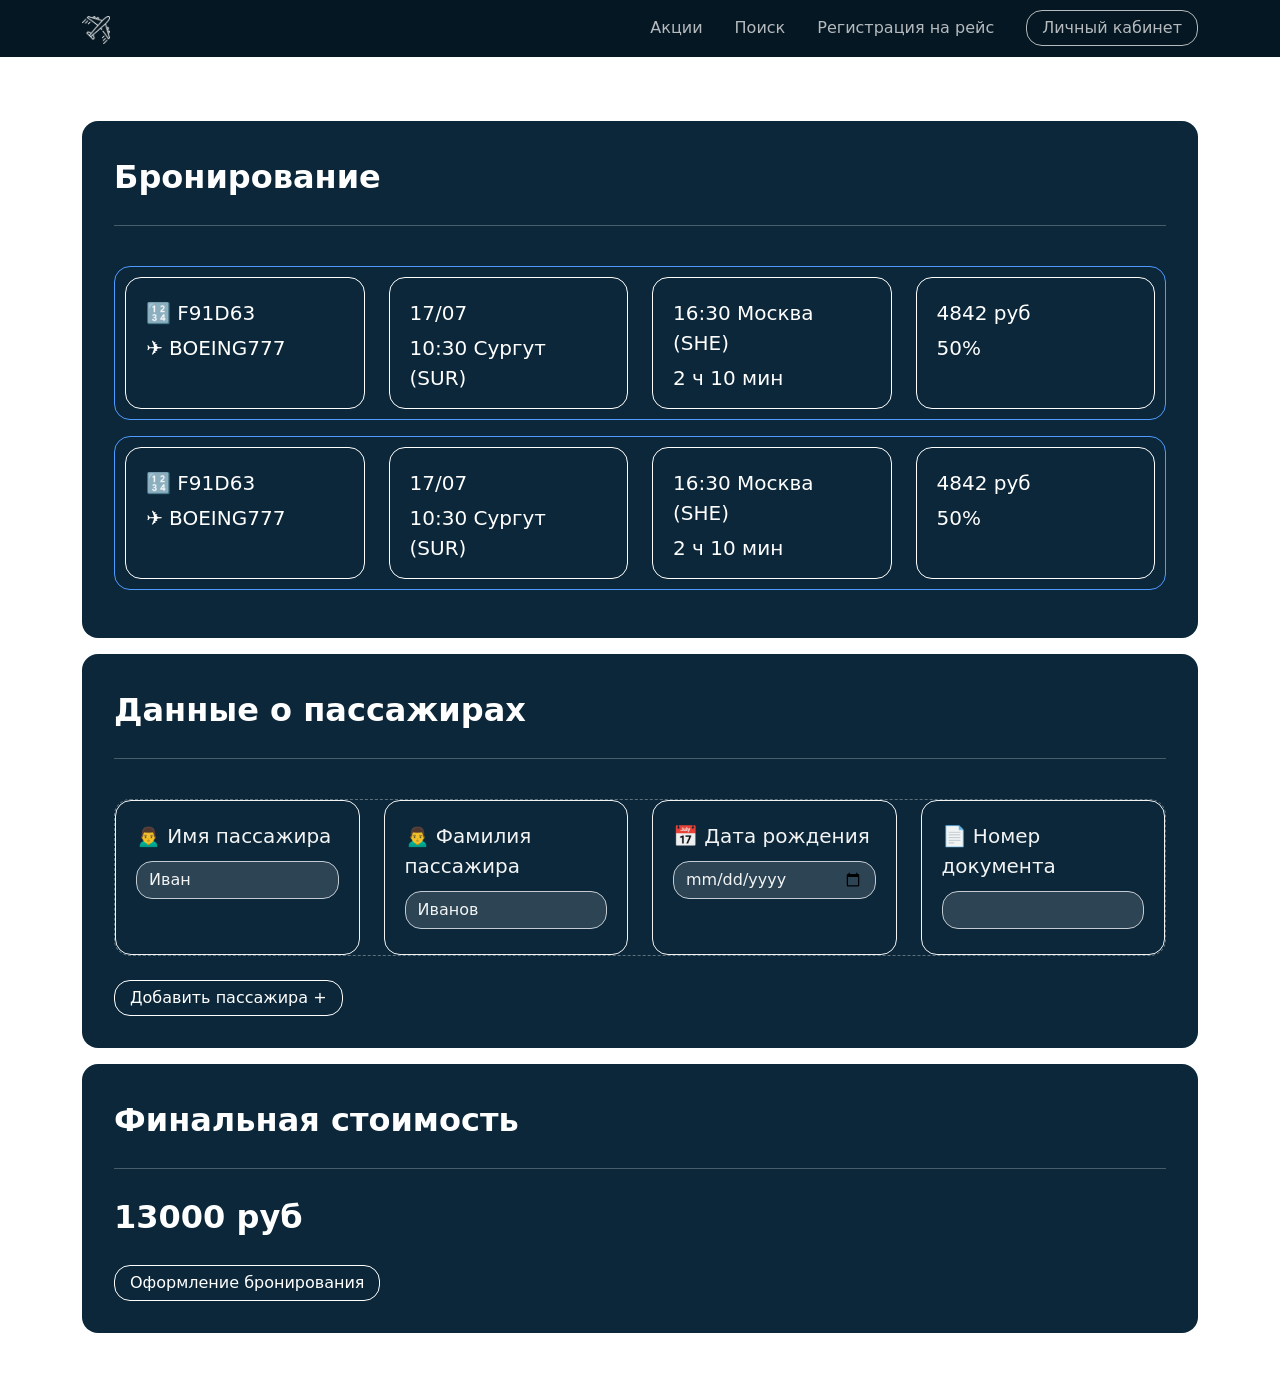
<file: booking.html>
<!DOCTYPE html>
<html lang="en">
<head>
    <meta charset="UTF-8">
    <meta http-equiv="X-UA-Compatible" content="IE=edge">
    <meta name="viewport" content="width=device-width, initial-scale=1.0">
    <title>Flightpool</title>
    <link rel="stylesheet" href="./assets/css/bootstrap.min.css">
    <link rel="stylesheet" href="./assets/css/style.css">
</head>
<body>

        <nav class="navbar bg-d px-3 py-2 ms-0 d-flex align-items-center">
            <div class="container">
                <a href="index.html" class="navbar-brand">

                    <img src="./assets/img/airplane.png" alt="logo">


            </a>
            <div class="navbar-menu ms-auto d-flex justify-content-end align-items-center">
                <a href="index.html#promo" class="navbar-link mx-3">Акции</a>
                <a href="index.html#search" class="navbar-link mx-3">Поиск</a>
                <a href="index.html" class="navbar-link mx-3">Регистрация на рейс</a>
                <a href="#" class="navbar-link mx-3 me-0 btn b-radius px-2 ">Личный кабинет</a>
            </div>
            </div>
        </nav>


        <main class="booking py-5">
            <div class="container">
                
                <div class="booking-wrapper">
                    <div class="title">Бронирование</div>
                    <hr>
                    <div class="booking-content pt-4">
                        <div class="flight active flight-top " onclick="">
                            <div class="row">
                                <div class="col-md-3 ">
                                    <div class="flight-info flight-dash flight-column">
                                        <p class="flight-number tip">
                                            🔢 F91D63
                                            <span>Номер рейса </span>
                                        </p>
                                        <p class="flight-plane tip">
                                            ✈ BOEING777
                                            <span>Город вылета </span>
                                        </p>
                                    </div>
                                    
                                </div>
                                <div class="col-md-3 ">
                                    <div class="flight-out flight-dash flight-column">
                                        <p class="flight-date tip">
                                            17/07
                                            <span>Дата вылета</span>
                                        </p>
                                        <p class="flight-time tip">
                                            10:30 Сургут (SUR)
                                            <span>Время вылета</span>
                                        </p>
                                    </div>
                                    
                                </div>
                                <div class="col-md-3 ">
                                    <div class="flight-in flight-dash flight-column">
                                        <p class="flight-time tip">
                                            16:30 Москва (SHE)
                                            <span>Время прилета</span>
                                        </p>
                                        <p class="flight-time tip">
                                            2 ч 10 мин
                                            <span>Время в пути</span>
                                        </p>
                                    </div>
                                    
                                </div>
                                <div class="col-md-3 ">
                                    <div class="flight-all flight-dash flight-column">
                                        <p class="flight-cost tip">
                                            4842 руб
                                            <span>Стоимость</span>
                                        </p>
                                        <p class="flight-cost tip">
                                            50%
                                            <span>Вероятность вылета</span>
                                        </p>
                                    </div>
                                    
                                    
                                </div>
                            </div>
                            
                        </div>
                        <div class="flight active flight-top " onclick="">
                            <div class="row">
                                <div class="col-md-3 ">
                                    <div class="flight-info flight-dash flight-column">
                                        <p class="flight-number tip">
                                            🔢 F91D63
                                            <span>Номер рейса </span>
                                        </p>
                                        <p class="flight-plane tip">
                                            ✈ BOEING777
                                            <span>Город вылета </span>
                                        </p>
                                    </div>
                                    
                                </div>
                                <div class="col-md-3 ">
                                    <div class="flight-out flight-dash flight-column">
                                        <p class="flight-date tip">
                                            17/07
                                            <span>Дата вылета</span>
                                        </p>
                                        <p class="flight-time tip">
                                            10:30 Сургут (SUR)
                                            <span>Время вылета</span>
                                        </p>
                                    </div>
                                    
                                </div>
                                <div class="col-md-3 ">
                                    <div class="flight-in flight-dash flight-column">
                                        <p class="flight-time tip">
                                            16:30 Москва (SHE)
                                            <span>Время прилета</span>
                                        </p>
                                        <p class="flight-time tip">
                                            2 ч 10 мин
                                            <span>Время в пути</span>
                                        </p>
                                    </div>
                                    
                                </div>
                                <div class="col-md-3 ">
                                    <div class="flight-all flight-dash flight-column">
                                        <p class="flight-cost tip">
                                            4842 руб
                                            <span>Стоимость</span>
                                        </p>
                                        <p class="flight-cost tip">
                                            50%
                                            <span>Вероятность вылета</span>
                                        </p>
                                    </div>
                                    
                                    
                                </div>
                            </div>
                            
                        </div>
                        
                        
                        
                        
                    </div>
                    
                </div>
                <div class="booking-wrapper">
                    <div class="title">Данные о пассажирах</div>
                    <hr>
                    <div class="booking-content pt-4">
                        <div class="flight  flight-top passanger" >
                            <div class="row">
                                <div class="col-md-3 ">
                                    <div class="flight-info flight-dash flight-column">
                                        <p class="flight-number tip">
                                            🙍‍♂️ Имя пассажира
                                        </p>
                                        <p class="flight-plane tip">
                                            <input type="text" class=" form-control search-input" placeholder="Иван">
                                        </p>
                                    </div>
                                    
                                </div>
                                <div class="col-md-3 ">
                                    <div class="flight-out flight-dash flight-column">
                                        <p class="flight-number tip">
                                            🙍‍♂️ Фамилия пассажира
                                        </p>
                                        <p class="flight-plane tip">
                                            <input type="text" class=" form-control search-input" placeholder="Иванов">
                                        </p>
                                    </div>
                                    
                                </div>
                                <div class="col-md-3 ">
                                    <div class="flight-in flight-dash flight-column">
                                        <p class="flight-number tip">
                                            📅 Дата рождения
                                        </p>
                                        <p class="flight-plane tip">
                                            <input type="date" class=" form-control search-input" >
                                        </p>
                                    </div>
                                    
                                </div>
                                <div class="col-md-3 ">
                                    <div class="flight-all flight-dash flight-column">
                                        <p class="flight-number tip">
                                            📄 Номер документа
                                        </p>
                                        <p class="flight-plane tip">
                                            <input type="text" class=" form-control search-input"  >
                                        </p>
                                    </div>
                                    
                                    
                                </div>
                            </div>
                            
                        </div>
                        
                        
                        
                        
                        
                    </div>
                    <div class="booking-buttons mt-4">
                        <a href="booking.html" class="btn">Добавить пассажира +</a>
                    </div>
                </div>
                <div class="booking-wrapper">
                    <div class="title">Финальная стоимость</div>
                    <hr>
                    <div class="booking-content pt-2">
                        <div class="title">13000 руб</div>
                        
                        
                        
                        
                        
                    </div>
                    <div class="booking-buttons mt-4">
                        <a href="booking_management.html" class="btn">Оформление бронирования</a>
                    </div>
                </div>
            </div>
            
        </main>

        


<script src="./assets/js/bootstrap.min.js"></script>
<script src="./assets/js/main.js"></script>
</body>
</html>
</file>
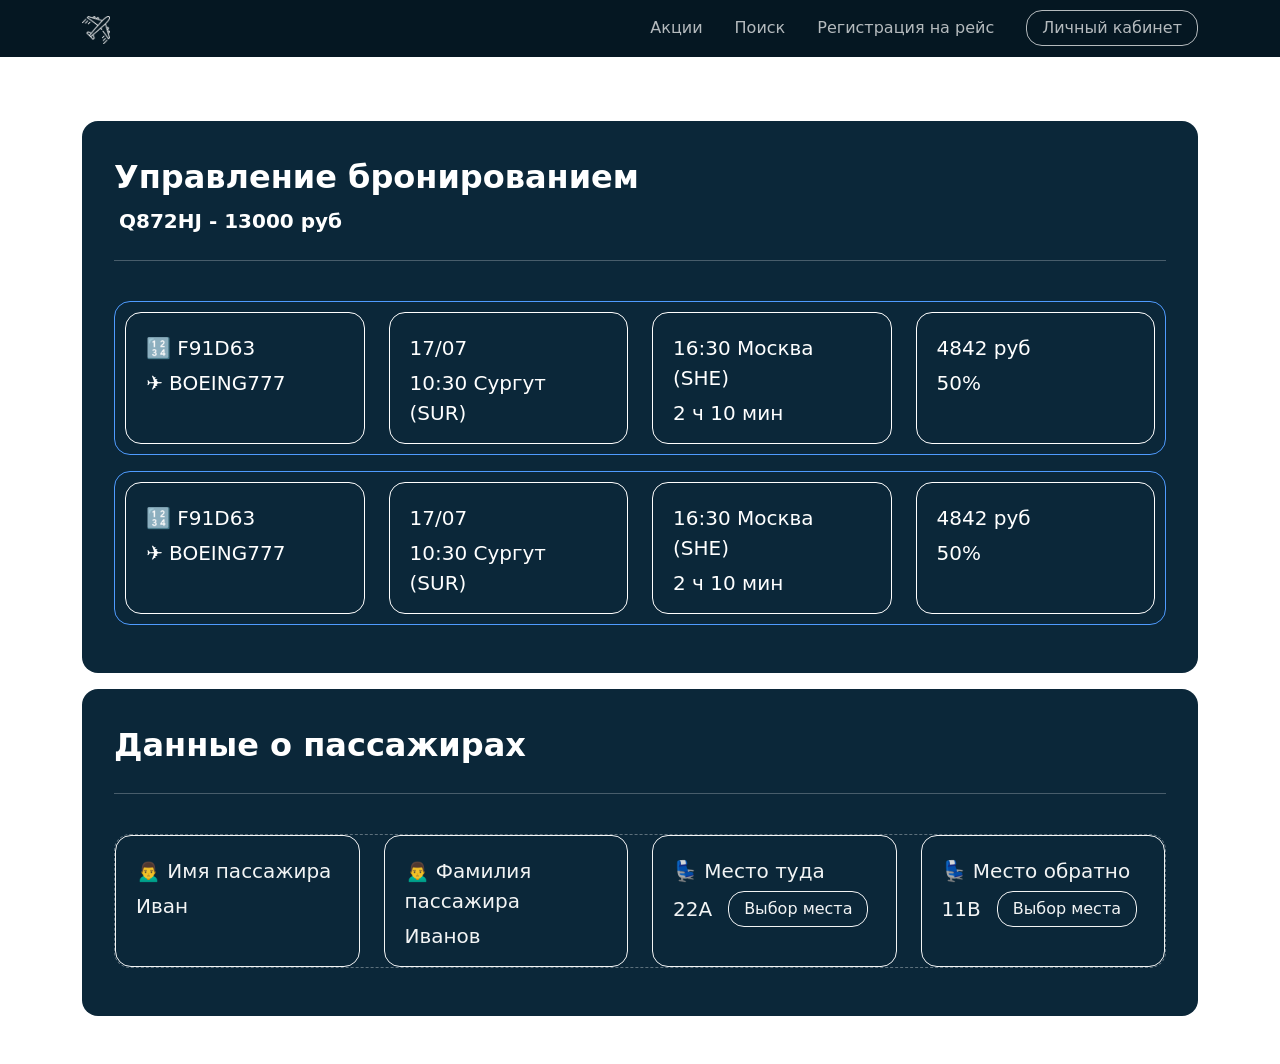
<file: booking_management.html>
<!DOCTYPE html>
<html lang="en">
    <head>
        <meta charset="UTF-8" />
        <meta http-equiv="X-UA-Compatible" content="IE=edge" />
        <meta name="viewport" content="width=device-width, initial-scale=1.0" />
        <title>Flightpool</title>
        <link rel="stylesheet" href="./assets/css/bootstrap.min.css" />
        <link rel="stylesheet" href="./assets/css/style.css" />
    </head>
    <body>
        <nav class="navbar bg-d px-3 py-2 ms-0 d-flex align-items-center">
            <div class="container">
                <a href="index.html" class="navbar-brand">
                    <img src="./assets/img/airplane.png" alt="logo" />
                </a>
                <div class="navbar-menu ms-auto d-flex justify-content-end align-items-center">
                    <a href="index.html#promo" class="navbar-link mx-3">Акции</a>
                    <a href="index.html#search" class="navbar-link mx-3">Поиск</a>
                    <a href="index.html" class="navbar-link mx-3">Регистрация на рейс</a>
                    <a href="register.html" class="navbar-link mx-3 me-0 btn b-radius px-2">Личный кабинет</a>
                </div>
            </div>
        </nav>

        <main class="booking py-5">
            <div class="container">
                <div class="booking-wrapper">
                    <div class="title">
                        Управление бронированием
                        <p class="tip">
                            Q872HJ - 13000 руб
                            <span>Код бронирования - стоимость</span>
                        </p>
                    </div>
                    <hr />
                    <div class="booking-content pt-4">
                        <div class="flight active flight-top" onclick="">
                            <div class="row">
                                <div class="col-md-3">
                                    <div class="flight-info flight-dash flight-column">
                                        <p class="flight-number tip">
                                            🔢 F91D63
                                            <span>Номер рейса </span>
                                        </p>
                                        <p class="flight-plane tip">
                                            ✈ BOEING777
                                            <span>Город вылета </span>
                                        </p>
                                    </div>
                                </div>
                                <div class="col-md-3">
                                    <div class="flight-out flight-dash flight-column">
                                        <p class="flight-date tip">
                                            17/07
                                            <span>Дата вылета</span>
                                        </p>
                                        <p class="flight-time tip">
                                            10:30 Сургут (SUR)
                                            <span>Время вылета</span>
                                        </p>
                                    </div>
                                </div>
                                <div class="col-md-3">
                                    <div class="flight-in flight-dash flight-column">
                                        <p class="flight-time tip">
                                            16:30 Москва (SHE)
                                            <span>Время прилета</span>
                                        </p>
                                        <p class="flight-time tip">
                                            2 ч 10 мин
                                            <span>Время в пути</span>
                                        </p>
                                    </div>
                                </div>
                                <div class="col-md-3">
                                    <div class="flight-all flight-dash flight-column">
                                        <p class="flight-cost tip">
                                            4842 руб
                                            <span>Стоимость</span>
                                        </p>
                                        <p class="flight-cost tip">
                                            50%
                                            <span>Вероятность вылета</span>
                                        </p>
                                    </div>
                                </div>
                            </div>
                        </div>
                        <div class="flight active flight-top" onclick="">
                            <div class="row">
                                <div class="col-md-3">
                                    <div class="flight-info flight-dash flight-column">
                                        <p class="flight-number tip">
                                            🔢 F91D63
                                            <span>Номер рейса </span>
                                        </p>
                                        <p class="flight-plane tip">
                                            ✈ BOEING777
                                            <span>Город вылета </span>
                                        </p>
                                    </div>
                                </div>
                                <div class="col-md-3">
                                    <div class="flight-out flight-dash flight-column">
                                        <p class="flight-date tip">
                                            17/07
                                            <span>Дата вылета</span>
                                        </p>
                                        <p class="flight-time tip">
                                            10:30 Сургут (SUR)
                                            <span>Время вылета</span>
                                        </p>
                                    </div>
                                </div>
                                <div class="col-md-3">
                                    <div class="flight-in flight-dash flight-column">
                                        <p class="flight-time tip">
                                            16:30 Москва (SHE)
                                            <span>Время прилета</span>
                                        </p>
                                        <p class="flight-time tip">
                                            2 ч 10 мин
                                            <span>Время в пути</span>
                                        </p>
                                    </div>
                                </div>
                                <div class="col-md-3">
                                    <div class="flight-all flight-dash flight-column">
                                        <p class="flight-cost tip">
                                            4842 руб
                                            <span>Стоимость</span>
                                        </p>
                                        <p class="flight-cost tip">
                                            50%
                                            <span>Вероятность вылета</span>
                                        </p>
                                    </div>
                                </div>
                            </div>
                        </div>
                    </div>
                </div>
                <div class="booking-wrapper">
                    <div class="title">Данные о пассажирах</div>
                    <hr />
                    <div class="booking-content pt-4">
                        <div class="flight flight-top">
                            <div class="row">
                                <div class="col-md-3">
                                    <div class="flight-info flight-dash flight-column">
                                        <p class="flight-number tip">
                                            🙍‍♂️ Имя пассажира
                                        </p>
                                        <p class="flight-plane tip">
                                            Иван
                                        </p>
                                    </div>
                                </div>
                                <div class="col-md-3">
                                    <div class="flight-out flight-dash flight-column">
                                        <p class="flight-number tip">
                                            🙍‍♂️ Фамилия пассажира
                                        </p>
                                        <p class="flight-plane tip">
                                            Иванов
                                        </p>
                                    </div>
                                </div>
                                <div class="col-md-3">
                                    <div class="flight-in flight-dash flight-column">
                                        <p class="flight-number tip">
                                            💺 Место туда
                                        </p>
                                        <p class="flight-plane tip seat">22A <a href="seat.html" class="btn ms-3">Выбор места</a></p>
                                    </div>
                                </div>
                                <div class="col-md-3">
                                    <div class="flight-all flight-dash flight-column">
                                        <p class="flight-number tip">
                                            💺 Место обратно
                                        </p>
                                        <p class="flight-plane tip seat">11B <a href="seat.html" class="btn ms-3">Выбор места</a></p>
                                    </div>
                                </div>
                            </div>
                        </div>
                    </div>
                </div>
            </div>
        </main>

        <script src="./assets/js/bootstrap.min.js"></script>
        <script src="./assets/js/main.js"></script>
    </body>
</html>
</file>
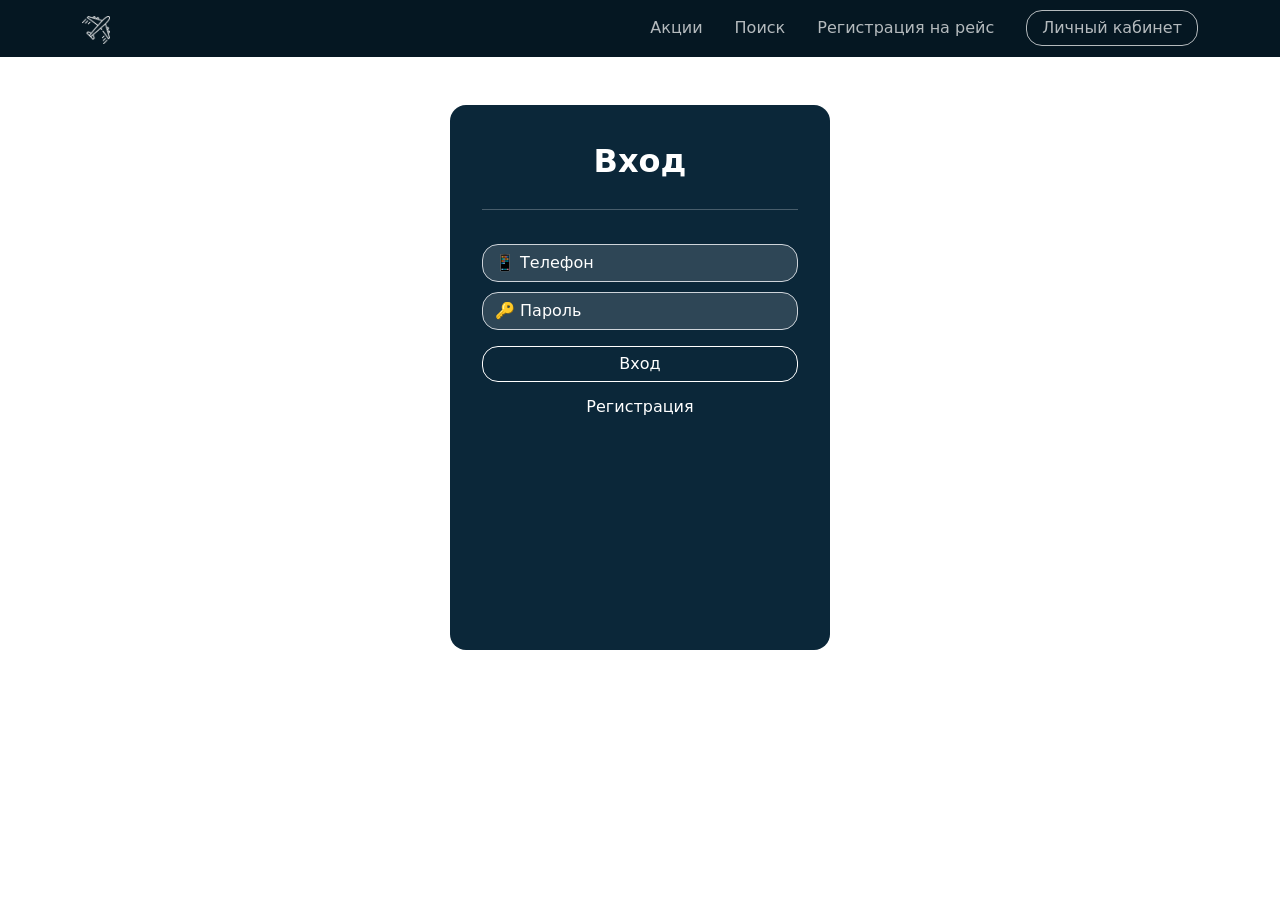
<file: login.html>
<!DOCTYPE html>
<html lang="en">
<head>
    <meta charset="UTF-8">
    <meta http-equiv="X-UA-Compatible" content="IE=edge">
    <meta name="viewport" content="width=device-width, initial-scale=1.0">
    <title>Flightpool</title>
    <link rel="stylesheet" href="./assets/css/bootstrap.min.css">
    <link rel="stylesheet" href="./assets/css/style.css">
</head>
<body>

        <nav class="navbar bg-d px-3 py-2 ms-0 d-flex align-items-center">
            <div class="container">
                <a href="index.html" class="navbar-brand">

                    <img src="./assets/img/airplane.png" alt="logo">


            </a>
            <div class="navbar-menu ms-auto d-flex justify-content-end align-items-center">
                <a href="index.html#promo" class="navbar-link mx-3">Акции</a>
                <a href="index.html#search" class="navbar-link mx-3">Поиск</a>
                <a href="index.html" class="navbar-link mx-3">Регистрация на рейс</a>
                <a href="#" class="navbar-link mx-3 me-0 btn b-radius px-2 ">Личный кабинет</a>
            </div>
            </div>
        </nav>


        <main class="booking py-5">
            <div class="container position-relative">
                
                
                <div class="booking-wrapper col-12 col-md-4 mx-auto register-card active" id="login">
                    <div class="title text-center">Вход </div>
                    <hr>
                    <div class="booking-content pt-2">
                        <form action="#">
                            <input type="text" class="form-control search-input" placeholder="📱 Телефон">
                            <input type="text" class="form-control search-input" placeholder="🔑 Пароль">
                            
                            <a  href="profile.html" class="btn ms-auto d-block mt-3">Вход</a>
                            <a onclick="setRegiterPage()" class="btn ms-auto d-block mt-2 outline-none">Регистрация</a>
                        </form>
                        
                        
                    </div>
                    
                </div>
                <div class="booking-wrapper col-12 col-md-4 mx-auto register-card" id="reg">
                    <div class="title text-center">Регистрация </div>
                    <hr>
                    <div class="booking-content pt-2">
                        <form action="#">
                            <input type="text" class="form-control search-input " placeholder="🤵 Имя">
                            <input type="text" class="form-control search-input" placeholder="🤵 Фамилия">
                            <input type="text" class="form-control search-input" placeholder="📄 Номер документа">
                            <input type="text" class="form-control search-input" placeholder="📱 Телефон">
                            <input type="text" class="form-control search-input" placeholder="🔑 Пароль">
                            <input type="text" class="form-control search-input" placeholder="🔑 Повтор пароля">
                            
                            <a onclick="setRegiterPage()" class="btn ms-auto d-block mt-3">Регистрация</a>
                            <a onclick="setRegiterPage()" class="btn ms-auto d-block mt-2 outline-none">Вход</a>
                        </form>
                        
                        
                    </div>
                    
                </div>
                
                
                
                
            </div>
            
        </main>

        


<script src="./assets/js/bootstrap.min.js"></script>
<script src="./assets/js/main.js"></script>
</body>
</html>
</file>
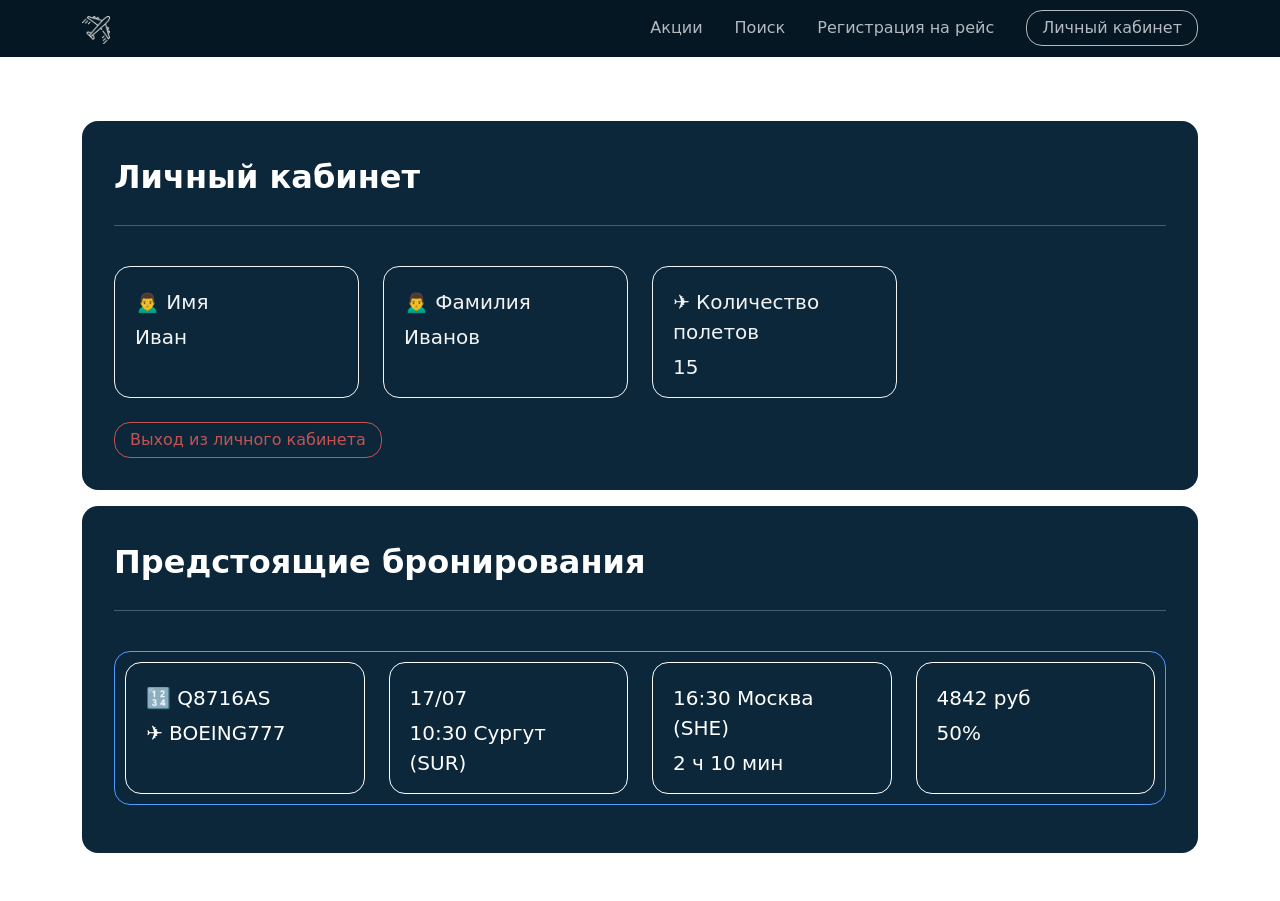
<file: profile.html>
<!DOCTYPE html>
<html lang="en">
<head>
    <meta charset="UTF-8">
    <meta http-equiv="X-UA-Compatible" content="IE=edge">
    <meta name="viewport" content="width=device-width, initial-scale=1.0">
    <title>Flightpool</title>
    <link rel="stylesheet" href="./assets/css/bootstrap.min.css">
    <link rel="stylesheet" href="./assets/css/style.css">
</head>
<body>

        <nav class="navbar bg-d px-3 py-2 ms-0 d-flex align-items-center">
            <div class="container">
                <a href="index.html" class="navbar-brand">

                    <img src="./assets/img/airplane.png" alt="logo">


            </a>
            <div class="navbar-menu ms-auto d-flex justify-content-end align-items-center">
                <a href="index.html#promo" class="navbar-link mx-3">Акции</a>
                <a href="index.html#search" class="navbar-link mx-3">Поиск</a>
                <a href="index.html" class="navbar-link mx-3">Регистрация на рейс</a>
                <a href="#" class="navbar-link mx-3 me-0 btn b-radius px-2 ">Личный кабинет</a>
            </div>
            </div>
        </nav>


        <main class="booking py-5">
            <div class="container">
                
                <div class="booking-wrapper">
                    <div class="title">Личный кабинет </div>
                    <hr>
                    <div class="booking-content pt-4">
                        <div class="flight  flight-top no-dash" >
                            <div class="row">
                                <div class="col-md-3 ">
                                    <div class="flight-info flight-dash flight-column">
                                        <p class="flight-number tip">
                                            🙍‍♂️ Имя 
                                        </p>
                                        <p class="flight-plane tip">
                                            Иван
                                        </p>
                                    </div>
                                    
                                </div>
                                <div class="col-md-3 ">
                                    <div class="flight-out flight-dash flight-column">
                                        <p class="flight-number tip">
                                            🙍‍♂️ Фамилия 
                                        </p>
                                        <p class="flight-plane tip">
                                            Иванов
                                        </p>
                                    </div>
                                    
                                </div>
                                <div class="col-md-3 ">
                                    <div class="flight-in flight-dash flight-column ">
                                        <p class="flight-number tip">
                                            ✈ Количество полетов
                                        </p>
                                        <p class="flight-plane tip">
                                           15
                                        </p>
                                    </div>
                                    
                                </div>
                                
                            </div>
                            
                        </div>
                        
                        
                        
                        
                        
                    </div>
                    <div class="booking-buttons mt-4">
                        <a href="index.html" class="btn red-outline">Выход из личного кабинета</a>
                    </div>
                </div>
                <div class="booking-wrapper">
                    <div class="title">Предстоящие бронирования</div>
                    <hr>
                    <div class="booking-content pt-4">
                        <div class="flight active flight-top" onclick="">
                            <div class="row">
                                <div class="col-md-3">
                                    <div class="flight-info flight-dash flight-column">
                                        <p class="flight-number tip">
                                            🔢 Q8716AS
                                            <span>Код бронирования </span>
                                        </p>
                                        <p class="flight-plane tip">
                                            ✈ BOEING777
                                            <span>Город вылета </span>
                                        </p>
                                    </div>
                                </div>
                                <div class="col-md-3">
                                    <div class="flight-out flight-dash flight-column">
                                        <p class="flight-date tip">
                                            17/07
                                            <span>Дата вылета</span>
                                        </p>
                                        <p class="flight-time tip">
                                            10:30 Сургут (SUR)
                                            <span>Время вылета</span>
                                        </p>
                                    </div>
                                </div>
                                <div class="col-md-3">
                                    <div class="flight-in flight-dash flight-column">
                                        <p class="flight-time tip">
                                            16:30 Москва (SHE)
                                            <span>Время прилета</span>
                                        </p>
                                        <p class="flight-time tip">
                                            2 ч 10 мин
                                            <span>Время в пути</span>
                                        </p>
                                    </div>
                                </div>
                                <div class="col-md-3">
                                    <div class="flight-all flight-dash flight-column">
                                        <p class="flight-cost tip">
                                            4842 руб
                                            <span>Стоимость</span>
                                        </p>
                                        <p class="flight-cost tip">
                                            50%
                                            <span>Вероятность вылета</span>
                                        </p>
                                    </div>
                                </div>
                            </div>
                        </div>
                        
                        
                        
                        
                        
                        
                    </div>
                  
                </div>
                
            </div>
            
        </main>

        


<script src="./assets/js/bootstrap.min.js"></script>
<script src="./assets/js/main.js"></script>
</body>
</html>
</file>
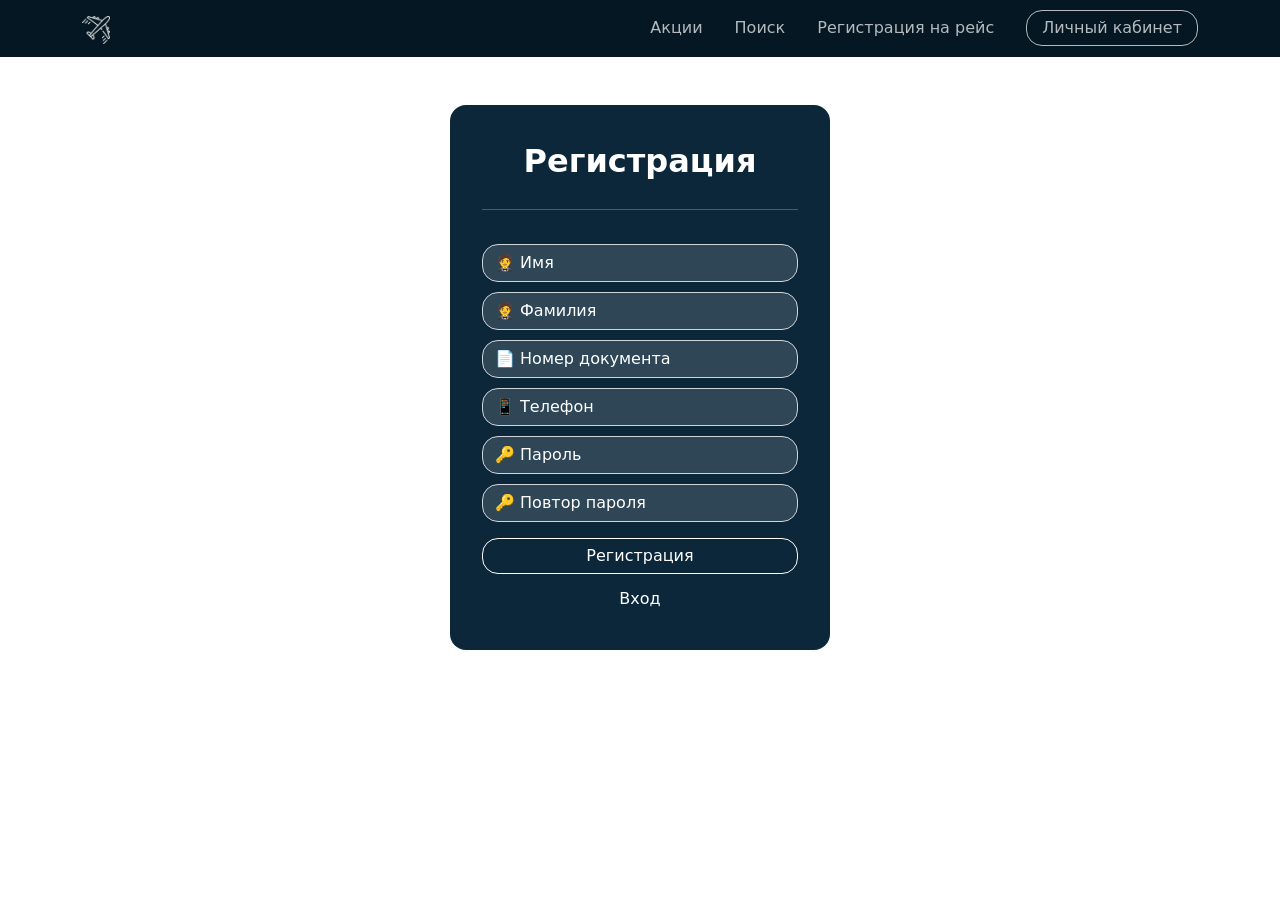
<file: register.html>
<!DOCTYPE html>
<html lang="en">
<head>
    <meta charset="UTF-8">
    <meta http-equiv="X-UA-Compatible" content="IE=edge">
    <meta name="viewport" content="width=device-width, initial-scale=1.0">
    <title>Flightpool</title>
    <link rel="stylesheet" href="./assets/css/bootstrap.min.css">
    <link rel="stylesheet" href="./assets/css/style.css">
</head>
<body>

        <nav class="navbar bg-d px-3 py-2 ms-0 d-flex align-items-center">
            <div class="container">
                <a href="index.html" class="navbar-brand">

                    <img src="./assets/img/airplane.png" alt="logo">


            </a>
            <div class="navbar-menu ms-auto d-flex justify-content-end align-items-center">
                <a href="index.html#promo" class="navbar-link mx-3">Акции</a>
                <a href="index.html#search" class="navbar-link mx-3">Поиск</a>
                <a href="index.html" class="navbar-link mx-3">Регистрация на рейс</a>
                <a href="#" class="navbar-link mx-3 me-0 btn b-radius px-2 ">Личный кабинет</a>
            </div>
            </div>
        </nav>


        <main class="booking py-5">
            <div class="container position-relative">
                
                
                
                <div class="booking-wrapper col-12 col-md-4 mx-auto register-card active" id="reg">
                    <div class="title text-center">Регистрация </div>
                    <hr>
                    <div class="booking-content pt-2">
                        <form action="#">
                            <input type="text" class="form-control search-input " placeholder="🤵 Имя">
                            <input type="text" class="form-control search-input" placeholder="🤵 Фамилия">
                            <input type="text" class="form-control search-input" placeholder="📄 Номер документа">
                            <input type="text" class="form-control search-input" placeholder="📱 Телефон">
                            <input type="text" class="form-control search-input" placeholder="🔑 Пароль">
                            <input type="text" class="form-control search-input" placeholder="🔑 Повтор пароля">
                            
                            <a onclick="setRegiterPage()" class="btn ms-auto d-block mt-3">Регистрация</a>
                            <a onclick="setRegiterPage()" class="btn ms-auto d-block mt-2 outline-none">Вход</a>
                        </form>
                        
                        
                    </div>
                    
                </div>
                <div class="booking-wrapper col-12 col-md-4 mx-auto register-card" id="login">
                    <div class="title text-center">Вход </div>
                    <hr>
                    <div class="booking-content pt-2">
                        <form action="#">
                            <input type="text" class="form-control search-input" placeholder="📱 Телефон">
                            <input type="text" class="form-control search-input" placeholder="🔑 Пароль">
                            
                            <a href="profile.html" class="btn ms-auto d-block mt-3">Вход</a>
                            <a onclick="setRegiterPage()" class="btn ms-auto d-block mt-2 outline-none">Регистрация</a>
                        </form>
                        
                        
                    </div>
                    
                </div>
                
                
                
            </div>
            
        </main>

        


<script src="./assets/js/bootstrap.min.js"></script>
<script src="./assets/js/main.js"></script>
</body>
</html>
</file>
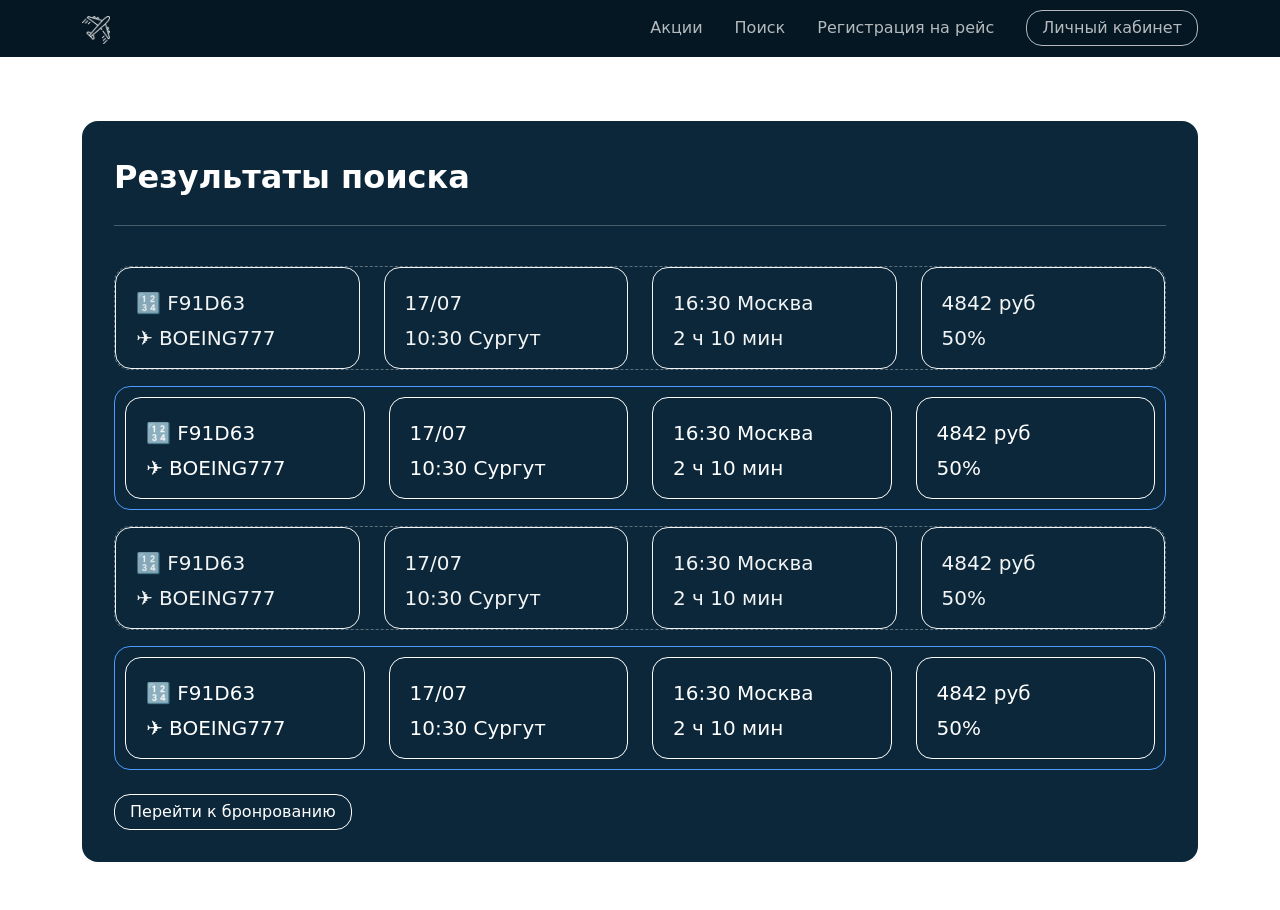
<file: search.html>
<!DOCTYPE html>
<html lang="en">
<head>
    <meta charset="UTF-8">
    <meta http-equiv="X-UA-Compatible" content="IE=edge">
    <meta name="viewport" content="width=device-width, initial-scale=1.0">
    <title>Flightpool</title>
    <link rel="stylesheet" href="./assets/css/bootstrap.min.css">
    <link rel="stylesheet" href="./assets/css/style.css">
</head>
<body>

        <nav class="navbar bg-d px-3 py-2 ms-0 d-flex align-items-center">
            <div class="container">
                <a href="index.html" class="navbar-brand">

                    <img src="./assets/img/airplane.png" alt="logo">


            </a>
            <div class="navbar-menu ms-auto d-flex justify-content-end align-items-center">
                <a href="index.html#promo" class="navbar-link mx-3">Акции</a>
                <a href="index.html#search" class="navbar-link mx-3">Поиск</a>
                <a href="index.html" class="navbar-link mx-3">Регистрация на рейс</a>
                <a href="#" class="navbar-link mx-3 me-0 btn b-radius px-2 ">Личный кабинет</a>
            </div>
            </div>
        </nav>


        <main class="booking py-5">
            <div class="container">
                
                <div class="booking-wrapper">
                    <div class="title">Результаты поиска</div>
                    <hr>
                    <div class="booking-content pt-4">
                        <div class="flight flight-top " onclick="">
                            <div class="row">
                                <div class="col-md-3 ">
                                    <div class="flight-info flight-dash flight-column">
                                        <p class="flight-number tip">
                                            🔢 F91D63
                                            <span>Номер рейса </span>
                                        </p>
                                        <p class="flight-plane tip">
                                            ✈ BOEING777
                                            <span>Воздушное судно </span>
                                        </p>
                                    </div>
                                    
                                </div>
                                <div class="col-md-3 ">
                                    <div class="flight-out flight-dash flight-column">
                                        <p class="flight-date tip">
                                            17/07
                                            <span>Дата вылета</span>
                                        </p>
                                        <p class="flight-time tip">
                                            10:30 Сургут
                                            <span>Время вылета</span>
                                        </p>
                                    </div>
                                    
                                </div>
                                <div class="col-md-3 ">
                                    <div class="flight-in flight-dash flight-column">
                                        <p class="flight-time tip">
                                            16:30 Москва
                                            <span>Время прилета</span>
                                        </p>
                                        <p class="flight-time tip">
                                            2 ч 10 мин
                                            <span>Время в пути</span>
                                        </p>
                                    </div>
                                    
                                </div>
                                <div class="col-md-3 ">
                                    <div class="flight-all flight-dash flight-column">
                                        <p class="flight-cost tip">
                                            4842 руб
                                            <span>Стоимость</span>
                                        </p>
                                        <p class="flight-cost tip">
                                            50%
                                            <span>Вероятность вылета</span>
                                        </p>
                                    </div>
                                    
                                    
                                </div>
                            </div>
                            
                        </div>
                        <div class="flight active flight-top " onclick="">
                            <div class="row">
                                <div class="col-md-3 ">
                                    <div class="flight-info flight-dash flight-column">
                                        <p class="flight-number tip">
                                            🔢 F91D63
                                            <span>Номер рейса </span>
                                        </p>
                                        <p class="flight-plane tip">
                                            ✈ BOEING777
                                            <span>Воздушное судно </span>
                                        </p>
                                    </div>
                                    
                                </div>
                                <div class="col-md-3 ">
                                    <div class="flight-out flight-dash flight-column">
                                        <p class="flight-date tip">
                                            17/07
                                            <span>Дата вылета</span>
                                        </p>
                                        <p class="flight-time tip">
                                            10:30 Сургут
                                            <span>Время вылета</span>
                                        </p>
                                    </div>
                                    
                                </div>
                                <div class="col-md-3 ">
                                    <div class="flight-in flight-dash flight-column">
                                        <p class="flight-time tip">
                                            16:30 Москва
                                            <span>Время прилета</span>
                                        </p>
                                        <p class="flight-time tip">
                                            2 ч 10 мин
                                            <span>Время в пути</span>
                                        </p>
                                    </div>
                                    
                                </div>
                                <div class="col-md-3 ">
                                    <div class="flight-all flight-dash flight-column">
                                        <p class="flight-cost tip">
                                            4842 руб
                                            <span>Стоимость</span>
                                        </p>
                                        <p class="flight-cost tip">
                                            50%
                                            <span>Вероятность вылета</span>
                                        </p>
                                    </div>
                                    
                                    
                                </div>
                            </div>
                            
                        </div>
                        <div class="flight  flight-top " onclick="">
                            <div class="row">
                                <div class="col-md-3 ">
                                    <div class="flight-info flight-dash flight-column">
                                        <p class="flight-number tip">
                                            🔢 F91D63
                                            <span>Номер рейса </span>
                                        </p>
                                        <p class="flight-plane tip">
                                            ✈ BOEING777
                                            <span>Воздушное судно </span>
                                        </p>
                                    </div>
                                    
                                </div>
                                <div class="col-md-3 ">
                                    <div class="flight-out flight-dash flight-column">
                                        <p class="flight-date tip">
                                            17/07
                                            <span>Дата вылета</span>
                                        </p>
                                        <p class="flight-time tip">
                                            10:30 Сургут
                                            <span>Время вылета</span>
                                        </p>
                                    </div>
                                    
                                </div>
                                <div class="col-md-3 ">
                                    <div class="flight-in flight-dash flight-column">
                                        <p class="flight-time tip">
                                            16:30 Москва
                                            <span>Время прилета</span>
                                        </p>
                                        <p class="flight-time tip">
                                            2 ч 10 мин
                                            <span>Время в пути</span>
                                        </p>
                                    </div>
                                    
                                </div>
                                <div class="col-md-3 ">
                                    <div class="flight-all flight-dash flight-column">
                                        <p class="flight-cost tip">
                                            4842 руб
                                            <span>Стоимость</span>
                                        </p>
                                        <p class="flight-cost tip">
                                            50%
                                            <span>Вероятность вылета</span>
                                        </p>
                                    </div>
                                    
                                    
                                </div>
                            </div>
                            
                        </div>
                        <div class="flight flight-top active" onclick="">
                            <div class="row">
                                <div class="col-md-3 ">
                                    <div class="flight-info flight-dash flight-column">
                                        <p class="flight-number tip">
                                            🔢 F91D63
                                            <span>Номер рейса </span>
                                        </p>
                                        <p class="flight-plane tip">
                                            ✈ BOEING777
                                            <span>Воздушное судно </span>
                                        </p>
                                    </div>
                                    
                                </div>
                                <div class="col-md-3 ">
                                    <div class="flight-out flight-dash flight-column">
                                        <p class="flight-date tip">
                                            17/07
                                            <span>Дата вылета</span>
                                        </p>
                                        <p class="flight-time tip">
                                            10:30 Сургут
                                            <span>Время вылета</span>
                                        </p>
                                    </div>
                                    
                                </div>
                                <div class="col-md-3 ">
                                    <div class="flight-in flight-dash flight-column">
                                        <p class="flight-time tip">
                                            16:30 Москва
                                            <span>Время прилета</span>
                                        </p>
                                        <p class="flight-time tip">
                                            2 ч 10 мин
                                            <span>Время в пути</span>
                                        </p>
                                    </div>
                                    
                                </div>
                                <div class="col-md-3 ">
                                    <div class="flight-all flight-dash flight-column">
                                        <p class="flight-cost tip">
                                            4842 руб
                                            <span>Стоимость</span>
                                        </p>
                                        <p class="flight-cost tip">
                                            50%
                                            <span>Вероятность вылета</span>
                                        </p>
                                    </div>
                                    
                                    
                                </div>
                            </div>
                            
                        </div>
                        
                        
                    </div>
                    <div class="booking-buttons mt-4">
                        <a href="booking.html" class="btn">Перейти к бронрованию</a>
                    </div>
                </div>
            </div>
            
        </main>

        


<script src="./assets/js/bootstrap.min.js"></script>
<script src="./assets/js/main.js"></script>
</body>
</html>
</file>
<file: assets/css/style.css>
* {
    --primary-color:#2e64d8;
    --acent-color:#2e64d8;

}
.bg-d {
    background-color: #051722;
}
.btn {
    color: white;
    border-radius: 1rem;
    border: 1px solid white;
    padding: 5px 15px !important;
    transition: .4s;
    background: transparent !important;
}
.btn:hover {
    color: white;
    box-shadow: inset 0 0 15px 15px #ffffff1c;
}
.bg-second {
    background-color: #0B2739;
}
.navbar {
    max-height: 60px;
}
.b-radius {
    border-radius: 1rem;
}

.navbar-brand img {
    height: 28px ;
    filter: invert(100%);
}
.navbar-link{
    color: white;
    text-decoration: none;
    opacity: .7;
}
.navbar-link:hover{
    color: #ffffff;
    opacity: 1;
}
.navbar-profile {
    border: 1px solid #ffffff ;
    opacity: 1;

}
.header {
    position: relative;
    min-height: 65vh;
    background: url("../img/william-hook-Wtn654UyGYA-unsplash.jpg") center center/cover no-repeat;
}
.header-title {
    font-weight: bold;
}
.header-subtitle {
    font-weight: normal;
    margin-top: 25px;
}
.principals {
    margin-top: -4rem;
    
}
.principals-wrapper {
    transition: .6s;
    transform: perspective(999px);
}
.principals:hover .principals-wrapper{
    transform: perspective(999px) rotateX(5deg) translate3d(0,-16px,1px);
    box-shadow: 0 10px 15px 15px #0b273917;
}


.principals .item{
    position: relative;
    overflow: hidden;
    height: 275px;
    /* width: 300px; */
    color: white;
    text-align: center;
    transition: .4s;
}
.principals .item-bg{
    position: absolute;
    top: 100%;
    transition: .3s ease-in-out;
    left: 0;
    width: 100%;
    height: 100%;
    object-fit: cover;
}
.principals .item-bg img{
   
    width: 100%;
    height: 100%;
    object-fit: cover;
}
.principals .item-text{
    position: absolute;
    transition: .4s;
    display: flex;
    justify-content: center;
    align-items: center;
    flex-direction: column;
    left: 0;
    top: 0;
    height: 100%;
    width: 100%;
}
.principals .item:hover .item-bg{
    top: 0;
}

.principals .item-title {
    font-weight: bold;
    font-size: 20px;
    margin-top: 25px;
    
}
.principals .item-icon {
    font-weight: bold;
    font-size: 30px;
}
.principals .item-subtitle {
    margin-top: 5px;
    max-width: 55%;
}
.title {
    font-weight: bold;
    font-size: 2rem;
    color: var(--primary-color);
}
.about .item {
    margin: 10px;
}
.about .item-title {
    font-weight: bold;
    font-size: 20px;
    margin-top: 15px;
    background-clip: text;
    background: linear-gradient(to right, rgb(47, 105, 211), rgb(0, 238, 255));
    -webkit-background-clip: text;
    -webkit-text-fill-color: transparent;
}
.about .item-icon {
    font-weight: bold;
    font-size: 30px;
}
.about .item-subtitle {
    margin-top: 5px;
}
.about-card {
    min-width: 320px;
    min-height: 320px;
    background-image: linear-gradient(to right, rgba(47, 104, 211, 0.274), rgba(0, 238, 255, 0.342)), url("../img/amarnath-tade-gXs-mwiXrhA-unsplash.jpg");
    /* background:  center center/cover no-repeat; */
    background-position: center;
    background-size: cover;
    display: flex;
    justify-content: center;
    align-items: center;
    flex-direction: column;
    color: white;
    font-weight: bold;
    font-size: 22px;
    transition: .5s;

}
.about-card:hover {
    transform: perspective(999px) rotateY(-8deg) translate3d(0, -4px,1px);
    box-shadow: -3 20px 15px 15px rgba(0, 0, 0, 0.027);
}
.search-container {
    background-image: linear-gradient(120deg, rgba(47, 104, 211, 0.274), rgba(0, 238, 255, 0.342)), url("../img/tamas-pap-ITmbA3LVCfs-unsplash.jpg");
    background-position: center;
    background-size: cover;
}
.search-title {
    display: block;
    cursor: pointer;
    
}


.search-input{
    margin: 10px 0;
    border-radius: 1rem;
    background: rgba(255, 255, 255, 0.144);
    color: white;
}
.search-input::placeholder{
    color: white;
}
.search-input:focus{
    color: white;
    background: rgba(255, 255, 255, 0.144);
    outline: none !important;
    box-shadow: none;
    border-color: var(--acent-color);
}
.search-form {
    display: none;
}
.search-container.active .search-form {
    display: block;
}
.search-container.active .search-title  {
    display: none;
}
.promo .item {
    position: relative;
    overflow: hidden;
    height: 340px;
    margin: 1rem 0 ;
    transition: .4s ease;
}
.promo .item:hover {
    transform: perspective(999px) translate3d(0,0,25px);
}
.promo .item-bg {
    position: absolute;
    top: 0;
    left: 0;
    width: 100%;
    height: 100%;
    object-fit: cover;
    z-index: -1;
    transition: .4s ease;

}

.promo .item-text {
    position: absolute;
    top: 100%;
    display: flex;
    justify-content: center;
    align-items: center;
    flex-direction: column;
    text-align: center;
    left: 0;
    width: 100%;
    height: 100%;
    color: white;
    object-fit: cover;
    transition: .5s ease-in-out;

}
.promo .item-title {
    max-width: 75%;
    text-align: center;
    margin: 0 auto;
    font-weight: bold;
    font-size: 25px;
}

.promo .item-subtitle {
    margin: 8px 0 ;
    max-width: 55%;
    text-align: center;
    margin: 0 auto;
    font-weight: 400;
    margin-bottom: 15px;
    font-style: italic;
}

.promo .item:hover .item-bg{
    filter: brightness(60%) sepia(20%)  saturate(70%) blur(1px);
}
.promo .item:hover .item-text{
    top: 0;
}
.subscribe {
    background-image: linear-gradient(120deg, rgba(47, 104, 211, 0.274), rgba(0, 238, 255, 0.342)), url("../img/joel-jasmin-forestbird-N7WKDfi0yqQ-unsplash.jpg");
    background-position: center;
    background-size: cover;
}
.subscribe-input {
    position: relative;
}
.subscribe-arrow {
    text-decoration: none;
    font-weight: bold;
    font-size: 25px;
    position: absolute;
    right: 12px;
    top: 0;
    transform: translate(0,-5%);
}
.footer-divider {
    background: white;
}
.booking-wrapper {
    background-color:#0B2739 ;
    padding: 2rem;
    border-radius: 1rem;
    margin-top: 1rem;
    color: white;
}
.booking-wrapper .title{
    color: white;
    
}
.booking-wrapper hr{
    color: white;
    margin-top: 1.5rem;
}
.booking-wrapper p{
    margin-bottom: 0;
}
.tip {
    position: relative;
}
.tip span{
    position: absolute;
    left: 0;
    top: 0;
    background: #0c0e2b;
    /* left: 50%; */
    border-radius: 0.5rem;
    border: 1px ridge white;
    padding: 5px 10px;
    font-size: 12px;
    opacity: 0;
    transform: translate(-110%,-2px);
    transition: .3s;
}
.tip span::after {
    content: '>';
    position: absolute;
    font-size: 25px;
    right: 0;
    top: 0;
    transform: translate(14px,-6px);
}
.tip:hover span {
    opacity: .7;
}

.flight-dash {
    border-radius: 1rem;
    border: 1px solid rgb(255, 255, 255);
    padding: 15px;
}
.flight-info {
    position: relative;

}
.tip {
    font-size: 20px;
    margin: 5px;
    
}
.flight {
    border: 1px dashed rgba(255, 255, 255, 0.356);
    border-radius: 1rem;
    opacity: .95;
    margin: 1rem 0;
    cursor: pointer;
}
.flight:first-child{
    margin-top: 0;
}
.flight.active {
    opacity: 1;
    border: 1px solid rgb(79, 155, 255);
    padding: 10px;
}
.passanger {
    position: relative;

}
.passanger .cross {
    display: flex;
    justify-content: center;
    align-items: center;
    font-weight: bold;
    position: absolute;
    /* background: red; */
    border: 1px solid red;
    color: red;
    border-radius: 100%;
    height: 30px;
    width: 30px;
    top: 10px;
    right: 10px;
}
.seat {
    align-items: center;
    display: flex;

}
.seats-divider {
    font-size: 20px;
    margin: 0 5px;
    text-align: center;
    width: 20px;
}
.taked {
    cursor: default;
    background: rgba(255, 255, 255, 0.699) !important;
}
.no-dash {
    border: none;
}
.red-outline {
    border-color: rgb(196, 84, 84);
    color: rgb(196, 84, 84);
}
.flight-column {
    height: 100%;
}
.outline-none {
    border: none;
}
.register-card {
    position: absolute;
    left: 0;
    right: 0;
    top: 50%;
    margin: 0 auto;
    height: 545px;
    transition: .8s;
    backface-visibility: hidden;
}
#reg {
    transform: perspective(999px) rotateY(-180deg);

}
#login {
    transform: perspective(999px) rotateY(180deg);

}
.register-card.active {
    transform: perspective(999px) rotateY(0deg) !important;
}
</file>
